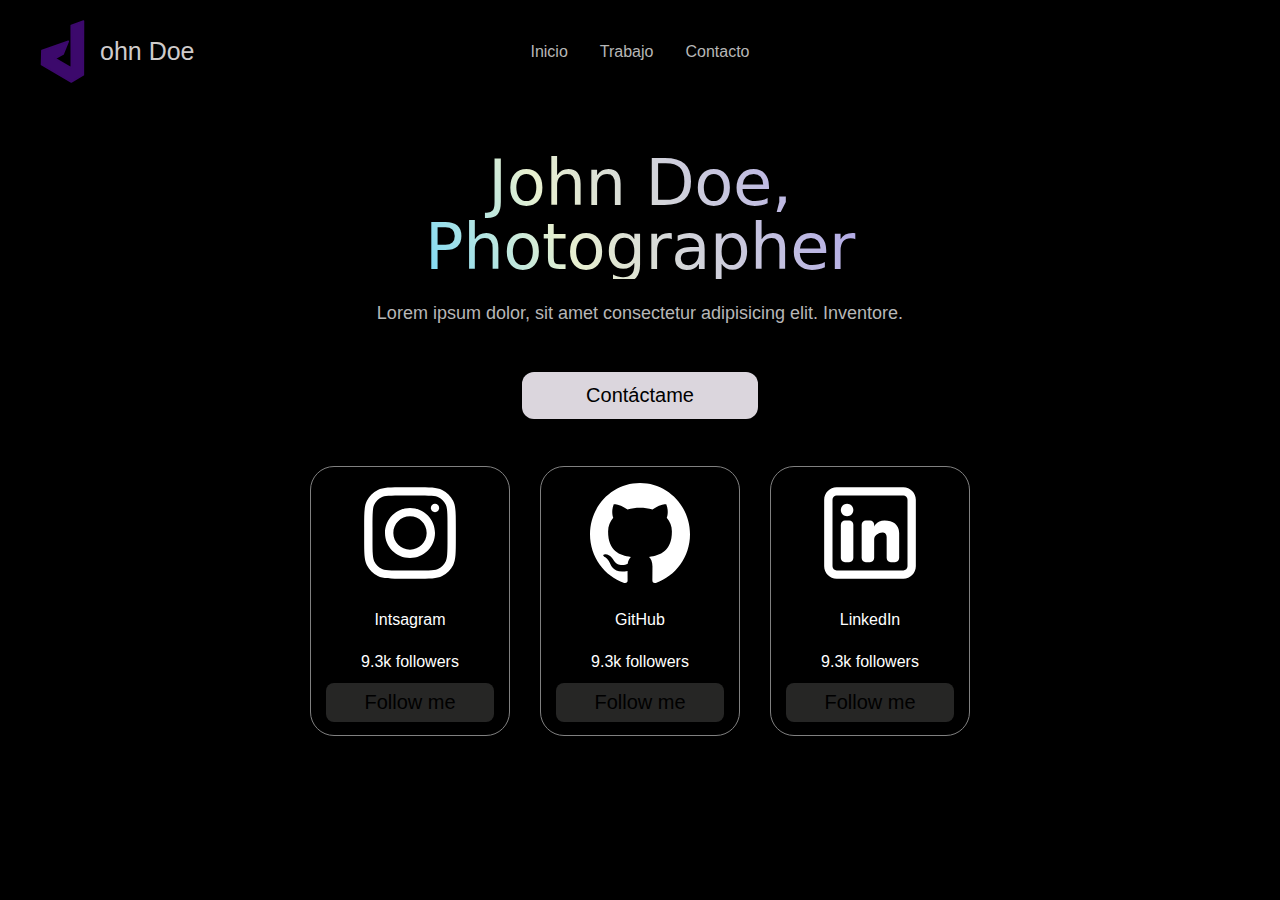
<file: index.html>
<!DOCTYPE html>
<html lang="en">
<head>
    <meta charset="UTF-8">
    <meta name="viewport" content="width=device-width, initial-scale=1.0">
    <title>Document</title>
    <link rel="stylesheet" href="styles.css">
</head>
<body>

   

    <nav>
        <div class="logo-container">
            <img src="j.svg" style="width: 75px; height: 75px;" alt="">
            <p>
                ohn Doe
            </p>
        </div>
        <div>
            <ul>
                <li><a href="#">Inicio</a></li>
                <li><a href="pages/trabajo.html">Trabajo</a></li>
                <li><a href="pages/contacto.html">Contacto</a></li>
            </ul>
        </div>
        <div></div>
    </nav>

    <h1 class="gradient-text_anim">
        John Doe, Photographer
    </h1>

    <p>
        Lorem ipsum dolor, sit amet consectetur adipisicing elit. Inventore.
    </p>

    <button>Contáctame</button>

    <div class="cards">
        <div class="card">
            <div id="absolute"></div>
            <img src="logo.svg" alt="">
            <p>Intsagram</p>
            <p>9.3k followers</p>
            <button>Follow me</button>
        </div>

        <div class="card">
            <div id="absoluteG"></div>
            <img src="github.svg" alt="">
            <p>GitHub</p>
            <p>9.3k followers</p>
            <button>Follow me</button>
        </div>

        <div class="card">
            <div id="absoluteW"></div>
            <img src="ln.svg" alt="">
            <p>LinkedIn</p>
            <p>9.3k followers</p>
            <button>Follow me</button>
        </div>
    </div>
    
    <script src="main.js"></script>
</body>
</html>
</file>
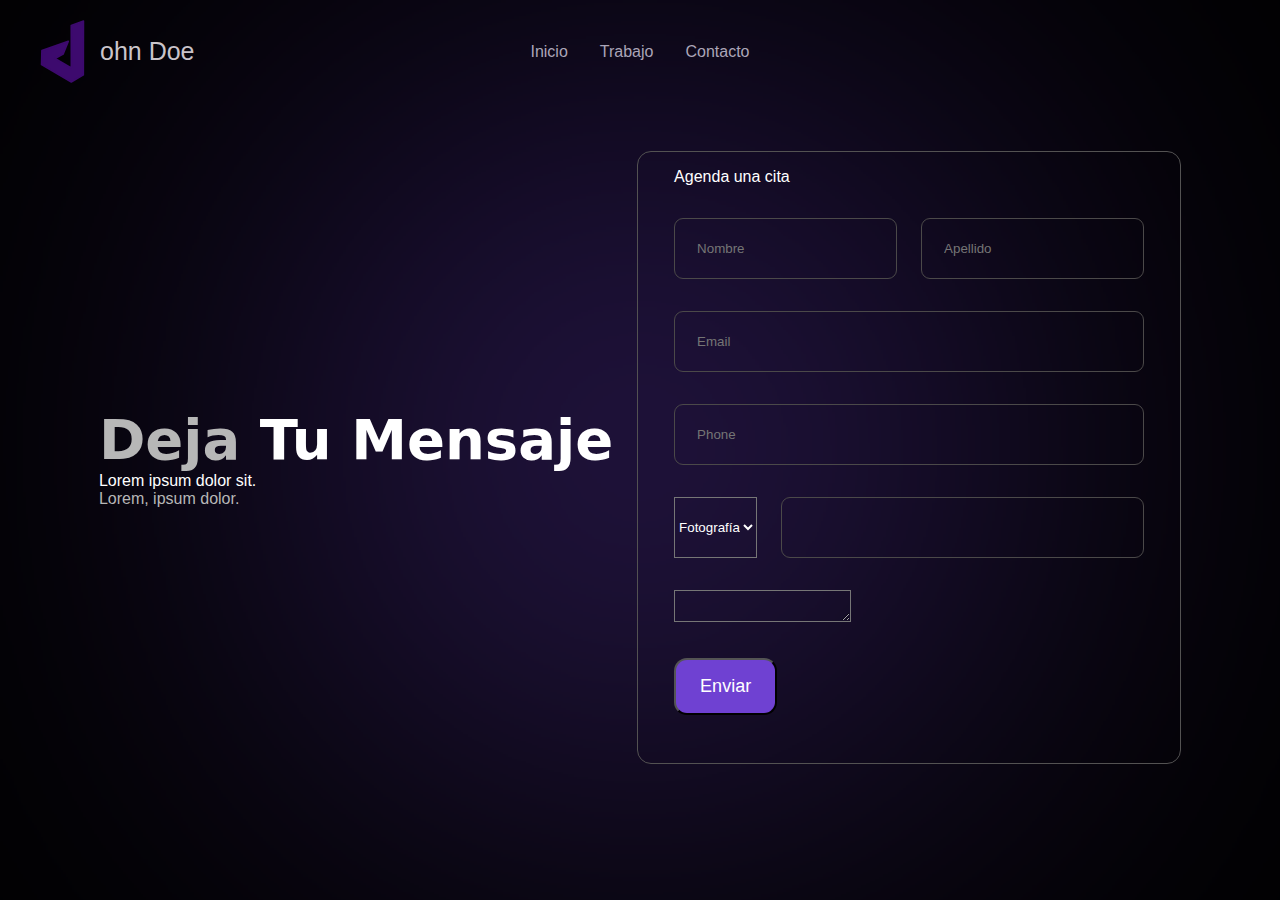
<file: pages/contacto.html>
<!DOCTYPE html>
<html lang="en">
<head>
    <meta charset="UTF-8">
    <meta name="viewport" content="width=device-width, initial-scale=1.0">
    <title>Contacto</title>
    <link rel="stylesheet" href="../styles.css">
</head>
<body>

    <nav>
        <div class="logo-container">
            <img src="../j.svg" style="width: 75px; height: 75px;" alt="">
            <p>
                ohn Doe
            </p>
        </div>
        <div>
            <ul>
                <li><a href="../index.html">Inicio</a></li>
                <li><a href="trabajo.html">Trabajo</a></li>
                <li><a href="#">Contacto</a></li>
            </ul>
        </div>
        <div></div>
    </nav>
    
    <div class="contact">
        <div class="contact-absolute">

        </div>
        <div class="contact-info">
            <h2><span>Deja</span> Tu Mensaje</h2>
            <p>Lorem ipsum dolor sit.</p>
            <p class="gray">Lorem, ipsum dolor.</p>
        </div>

        <div class="form-container">
            <form action="">
                <p>Agenda una cita</p>
                <div>
                    <input placeholder="Nombre" type="text">
                    <input placeholder="Apellido" type="text">
                </div>
                <div>
                    <input type="email" name="email" placeholder="Email"  id="">
                </div>
                <div>
                    <input type="number" placeholder="Phone">
                </div>
                <div>
                    <select name="tipo" id="">
                        <option value="">Fotografía</option>
                        <option value="">Asesoría</option>
                    </select>
                    <input type="text">
                </div>
                <textarea name="" id=""></textarea>

                <div>
                    <button type="submit">Enviar</button>
                </div>

            </form>
        </div>

    </div>

</body>
</html>
</file>
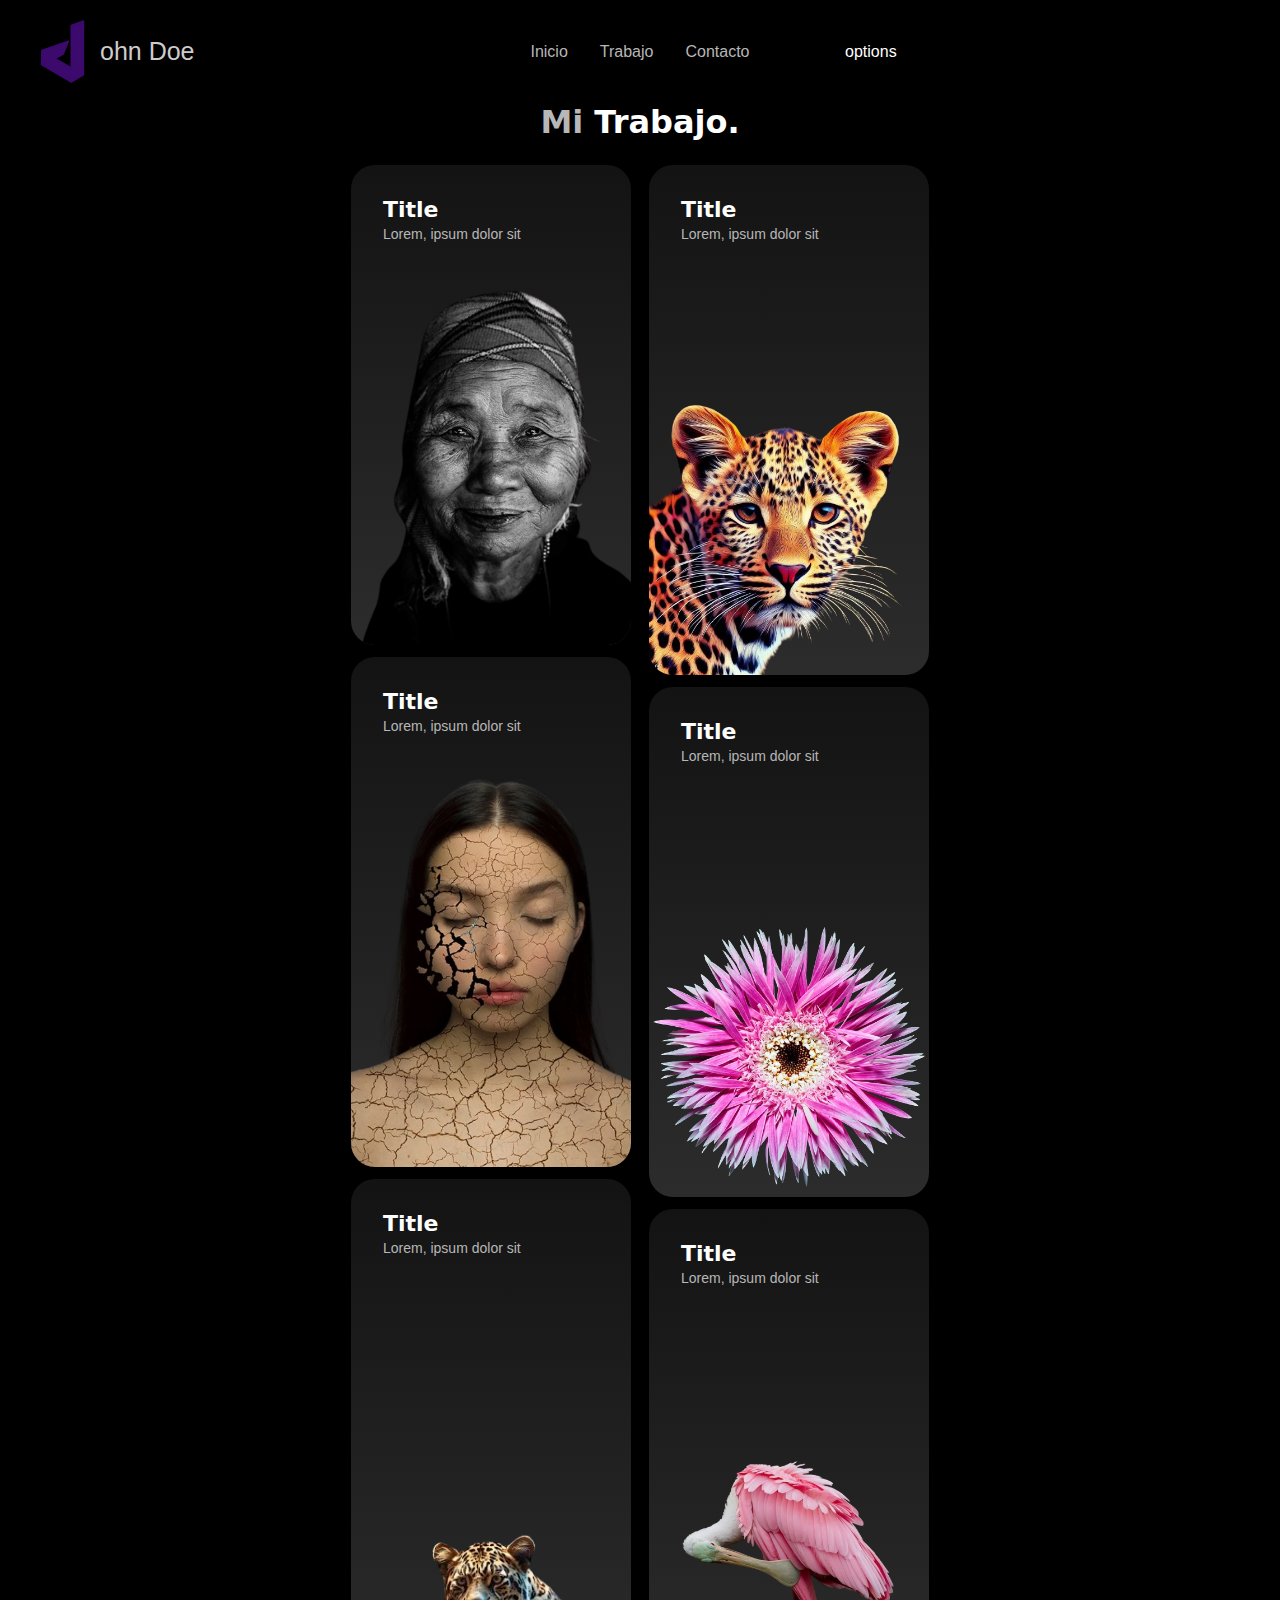
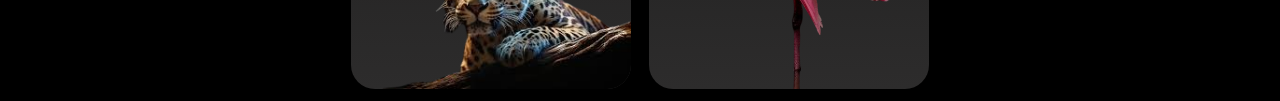
<file: pages/trabajo.html>
<!DOCTYPE html>
<html lang="en">
<head>
    <meta charset="UTF-8">
    <meta name="viewport" content="width=device-width, initial-scale=1.0">
    <title>Trabajo</title>
    <link rel="stylesheet" href="../styles.css">
</head>
<body>
    <nav>
        <div class="logo-container">
            <img src="../j.svg" style="width: 75px; height: 75px;" alt="">
            <p>
                ohn Doe
            </p>
        </div>
        <div>
            <ul>
                <li><a href="../index.html">Inicio</a></li>
                <li><a href="#">Trabajo</a></li>
                <li><a href="contacto.html">Contacto</a></li>
            </ul>
        </div>
        <div>
            options
        </div>
    </nav>

    <h1 class="work-title">
        <span>Mi</span>
        Trabajo.
    </h1>

    <div class="cards-container">

        <div class="left">

            <div class="left-card">
                <div>
                    <p class="card-title">Title</p>
                    <p class="card-description">Lorem, ipsum dolor sit</p>
                </div>
                <img  src="../images/frame.png" alt="">
            </div>

            <div class="left-card">
                <div>
                    <p class="card-title">Title</p>
                    <p class="card-description">Lorem, ipsum dolor sit</p>
                </div>
                <img  src="../images/farkasbarbara_krnyezetv_delem_2-removebg-preview.png" alt="">
            </div>

            <div class="left-card">
                <div>
                    <p class="card-title">Title</p>
                    <p class="card-description">Lorem, ipsum dolor sit</p>
                </div>
                <img  src="../images/leopard.png" alt="">
            </div>

            
        </div>

        <div class="right">

            <div class="right-card">
                <div>
                    <p class="card-title">Title</p>
                    <p class="card-description">Lorem, ipsum dolor sit</p>
                </div>
                <img  src="../images/past_ce3b8ebd-a054-4289-a107-7388f5ae3143_2048x-removebg-preview.png" alt="">
            </div>


            <div class="right-card">
                <div>
                    <p class="card-title">Title</p>
                    <p class="card-description">Lorem, ipsum dolor sit</p>
                </div>
                <img  src="../images/showimg_hhl47_full-removebg-preview.png" alt="">
            </div>

            <div class="right-card">
                <div>
                    <p class="card-title">Title</p>
                    <p class="card-description">Lorem, ipsum dolor sit</p>
                </div>
                <img  src="../images/il_570xN.2488789554_pwmt-removebg-preview.png" alt="">
            </div>
        </div>

    </div>

</body>
</html>
</file>
<file: styles.css>
@import url('https://fonts.cdnfonts.com/css/helvetica-neue-55');

*{
    background-color: #000;
    color: #fff;
    padding: 0;
    margin: 0;
    box-sizing: border-box;
    font-family: 'Helvetica Neue', sans-serif;
}

body{
    display: flex;
    flex-direction: column;
    align-items: center;
    overflow-x: hidden;
}

.card{
    width: 200px;    
    height: 270px;
    border: 1px solid gray;
    border-radius: 24px;
    margin: 15px;
    overflow: hidden;
    display: flex;
    flex-direction: column;    
    align-items: center;
    /* background-color: rgba(255, 255, 245, 0.05); */
    position: relative;
    
}

.card img{
    width: 100px;
    margin:16px 0;
}

.card img ~ p{
    margin: 12px 0  ;
}

.card *{
    z-index: 5;
}

.card button{
    width: 85%;
    border: none;
    padding: 8px 10px;
    margin-bottom: 100px;
    background-color: rgba(255, 255, 245, 0.15);
    border-radius: 8px;
    cursor: pointer;
}

img, p{
    background-color: transparent;
}
#absolute{
    position: absolute;
    width: 156px;
    height: 156px;
    background: linear-gradient(#ea1745, #791b2f);
    border-radius: 50%;   
    transform: translate(-50%, -50%);
    z-index: 1 !important;
    filter: blur(80px);
    opacity: 0;
}

#absoluteG{
    position: absolute;
    width: 156px;
    height: 156px;
    background: linear-gradient(#2ce407, #083b01);
    border-radius: 50%;   
    transform: translate(-50%, -50%);
    z-index: 1 !important;
    filter: blur(80px);
    opacity: 0;
}

#absoluteW{
    position: absolute;
    width: 156px;
    height: 156px;
    background: linear-gradient(#bb06f2, #2c0133);
    border-radius: 50%;   
    transform: translate(-50%, -50%);
    z-index: 1 !important;
    filter: blur(80px);
    opacity: 0;
}

.cards{
    display: flex;
    margin-top: 32px;
}

.gradient-text_anim {
    background: #fcadfe;
    background: linear-gradient(244.22deg, #61d3ff 4.88%, #fcadfe 40.37%, #9381f5 57.46%, #e8f0d0 87.65%, #61d3ff) 0 0 / 300% 100%;
    background-repeat: repeat-x;
    color: transparent;
    -webkit-background-clip: text;
    background-clip: text;
    font-size: 64px;
    letter-spacing: -0.03rem;
    font-family: system-ui, -apple-system, BlinkMacSystemFont, 'Segoe UI', Roboto, Oxygen, Ubuntu, Cantarell, 'Open Sans', 'Helvetica Neue', sans-serif;
    animation: gradientShift 3s infinite linear;
    font-weight: 300;
    max-width: 8em;
    text-align: center;
    line-height: 1em;
    margin-top: 48px;
}

nav{
    display: flex;
    justify-content: space-between;
    padding: 14px 40px;
    padding-inline: 25px;
    align-items: center;
    width: 100%;       
}

nav ul {
    display: flex;
    justify-content: center;
    gap: 32px;
    list-style: none;
    color: #b7b7b7;
    align-items: center;
}
nav div{
    width: 33.33%;
    
}
li a{
    text-decoration: none;
    color: #b7b7b7;
}

li a:hover{
    color: white;
    font-size: 22px;
    transition: all 500ms ease;
}

h1~p{
    margin-top: 24px;
    color: #b7b7b7;
    font-size: 18px;
    margin-bottom: 48px;
}

p~button{
    border: none;
    background-color: #dbd6dd;
    color: #000;
    padding: 12px 64px;
    font-size: 20px;
    border-radius: 12px;
    cursor: pointer;
    transition: all 1s;
}
p~button:hover{
    background-color: #fff;
    transition: all 1s;
}
.logo-container{
    display: flex;
    align-items: center;
}

nav p{
    font-size: 25px;
    color: #cfcbcb;
}

.work-title{
    font-family: system-ui, -apple-system, BlinkMacSystemFont, 'Segoe UI', Roboto, Oxygen, Ubuntu, Cantarell, 'Open Sans', 'Helvetica Neue', sans-serif;
}
.work-title span{
    font-family: system-ui, -apple-system, BlinkMacSystemFont, 'Segoe UI', Roboto, Oxygen, Ubuntu, Cantarell, 'Open Sans', 'Helvetica Neue', sans-serif;
    color: #b7b7b7;
}

.left-card, .right-card{
    width: 280px;
    overflow: hidden;    
    border-radius: 24px;
    background: linear-gradient(to bottom, #131313, #2d2c2c);
    margin-bottom: 12px;
    display: flex;
    flex-direction: column;
    justify-content: space-between;
}

.left-card div, .right-card div{
    background-color: transparent;
}

.left .left-card:nth-child(1){
    height: 480px !important;
}

.left-card, .right-card{
    height: 510px;
}

.right .right-card:nth-child(3){
    height: 480px !important;
}



.cards-container{
    display: flex;
    gap: 18px;
    margin-top: 24px;
}



.cards-container img{
    width: 100%;
}
.card-title{
    font-size: 22px;
    margin-left: 32px;
    margin-top: 32px;
    font-family: system-ui, -apple-system, BlinkMacSystemFont, 'Segoe UI', Roboto, Oxygen, Ubuntu, Cantarell, 'Open Sans', 'Helvetica Neue', sans-serif;
    font-weight: 700;
}

.contact{
    width: 100%;
    display: flex;
    align-items: center;
    justify-content: center;
    position: relative;    
    z-index: 2;
    margin-top: 48px;
}

.contact-absolute{
    position: absolute;
    width: 500px;
    height: 500px;
    border-radius: 50%;
    background: linear-gradient( #703be4, #52378b);
    z-index: 0;
    filter: blur(300px);
}
select, textarea{
    background-color: transparent;
}
.form-container{
    z-index: 2;
    background-color: transparent;
}

.contact form{
    border: 1px solid #535252;
    border-radius: 14px;
    padding: 16px 36px;
    background-color: transparent;
    z-index: 2;
}
.contact form div{
    display: flex;
    gap: 24px;
    margin: 32px 0;
    background-color: transparent;
}
.contact form input{
    border: 1px solid #4b4949;
    padding: 22px;
    width: 100%;
    background-color: transparent;
    border-radius: 9px;
    
}
.contact-info{
    padding-right: 24px;
    z-index: 2;
    background-color: transparent;
}
.contact h2{
    font-family: system-ui, -apple-system, BlinkMacSystemFont, 'Segoe UI', Roboto, Oxygen, Ubuntu, Cantarell, 'Open Sans', 'Helvetica Neue', sans-serif;
    font-size: 56px;
    background-color: transparent;
}
.contact h2 span{
    font-family: system-ui, -apple-system, BlinkMacSystemFont, 'Segoe UI', Roboto, Oxygen, Ubuntu, Cantarell, 'Open Sans', 'Helvetica Neue', sans-serif;
    color: #b7b7b7;
    background-color: transparent;
}
.contact form button{
    background-color: #6f41d2;
    color: white;
    padding: 16px 24px;
    font-size: 18px;
    border-radius: 13px;
    font-weight: 500;
}

.gray{
    color: #b7b7b7;
}

.card-description{
    font-size: 14px;
    color: #b7b7b7;
    margin-left: 32px;
    margin-top: 4px;

}

@keyframes gradientShift {
    0% {
        background-position: 0 0;
    }
    100% {
        background-position: 100% 0;
    }
}
</file>
